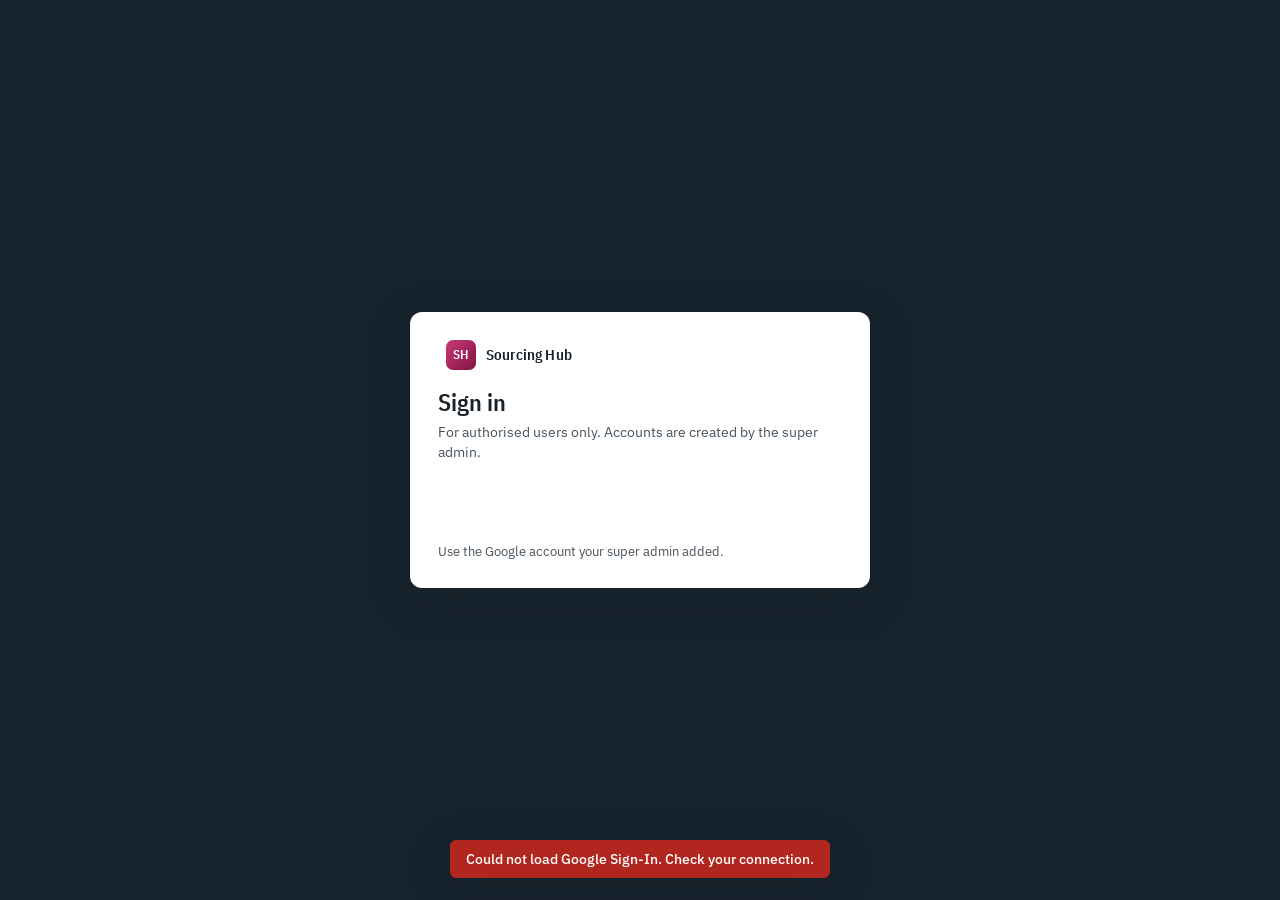
<file: index.html>
<!doctype html>
<html lang="en">
<head>
  <meta charset="utf-8">
  <meta name="viewport" content="width=device-width,initial-scale=1">
  <title>Sourcing Hub</title>
  <meta name="description" content="Client RFQs, supplier quotations, cost comparison, CP & TP submission, clarifications and award results in one place.">
  <link rel="preconnect" href="https://fonts.googleapis.com">
  <link rel="preconnect" href="https://fonts.gstatic.com" crossorigin>
  <link rel="stylesheet" href="https://fonts.googleapis.com/css2?family=IBM+Plex+Mono:wght@500&family=IBM+Plex+Sans+Condensed:wght@500;600&family=IBM+Plex+Sans:wght@400;500;600&display=swap">
  <link rel="stylesheet" href="assets/style.css?v=3">
</head>
<body>
  <div id="app">
    <div class="boot">Loading Sourcing Hub…</div>
  </div>
  <div id="drawer" class="drawer" hidden></div>
  <div id="toast" class="toast" role="status" aria-live="polite" hidden></div>
  <noscript>Sourcing Hub needs JavaScript turned on.</noscript>

  <script src="config.js?v=2"></script>
  <script src="assets/core.js?v=7"></script>
  <script src="assets/templates.js?v=1"></script>
  <script src="assets/archive.js?v=1"></script>
  <script src="assets/api.js?v=7"></script>
  <script src="assets/app.js?v=10"></script>
</body>
</html>
</file>
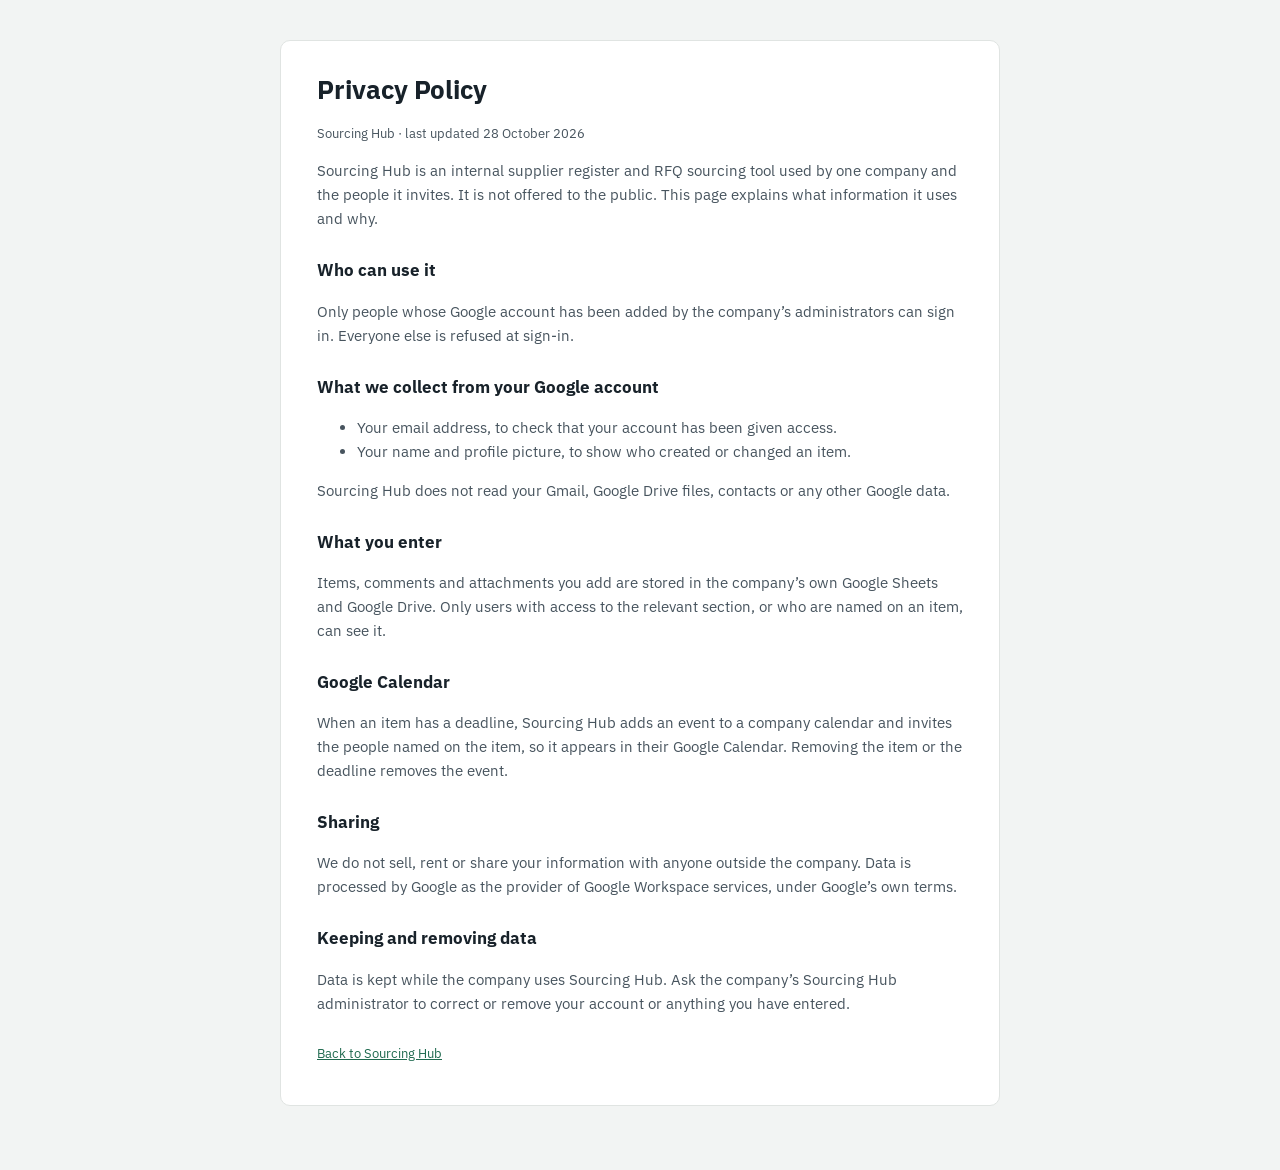
<file: privacy.html>
<!doctype html>
<html lang="en">
<head>
  <meta charset="utf-8">
  <meta name="viewport" content="width=device-width,initial-scale=1">
  <title>Privacy Policy · Sourcing Hub</title>
  <link rel="stylesheet" href="https://fonts.googleapis.com/css2?family=IBM+Plex+Sans:wght@400;600&display=swap">
  <style>
    :root { --bg: #f2f4f3; --surface: #fff; --ink: #18222a; --ink-2: #47545e; --line: #e0e4e2; --accent: #1f6a4f; color-scheme: light; }
    @media (prefers-color-scheme: dark) {
      :root { --bg: #11171c; --surface: #182128; --ink: #e3e9ed; --ink-2: #a8b4bd; --line: #2a3640; --accent: #6cc6a0; color-scheme: dark; }
    }
    body { margin: 0; background: var(--bg); color: var(--ink); font: 15px/1.6 "IBM Plex Sans", "Segoe UI", system-ui, sans-serif; }
    main { max-width: 720px; margin: 0 auto; padding: 40px 16px 64px; }
    article { background: var(--surface); border: 1px solid var(--line); border-radius: 10px; padding: 28px clamp(18px, 4vw, 36px); }
    h1 { font-size: 26px; margin: 0 0 4px; }
    h2 { font-size: 17px; margin: 26px 0 6px; }
    p, li { color: var(--ink-2); }
    a { color: var(--accent); }
    .muted { font-size: 13px; color: var(--ink-2); }
  </style>
</head>
<body>
  <main>
    <article>
      <h1>Privacy Policy</h1>
      <p class="muted">Sourcing Hub · last updated 28 October 2026</p>

      <p>Sourcing Hub is an internal supplier register and RFQ sourcing tool used by one company and the people it invites. It is not offered to the public. This page explains what information it uses and why.</p>

      <h2>Who can use it</h2>
      <p>Only people whose Google account has been added by the company’s administrators can sign in. Everyone else is refused at sign-in.</p>

      <h2>What we collect from your Google account</h2>
      <ul>
        <li>Your email address, to check that your account has been given access.</li>
        <li>Your name and profile picture, to show who created or changed an item.</li>
      </ul>
      <p>Sourcing Hub does not read your Gmail, Google Drive files, contacts or any other Google data.</p>

      <h2>What you enter</h2>
      <p>Items, comments and attachments you add are stored in the company’s own Google Sheets and Google Drive. Only users with access to the relevant section, or who are named on an item, can see it.</p>

      <h2>Google Calendar</h2>
      <p>When an item has a deadline, Sourcing Hub adds an event to a company calendar and invites the people named on the item, so it appears in their Google Calendar. Removing the item or the deadline removes the event.</p>

      <h2>Sharing</h2>
      <p>We do not sell, rent or share your information with anyone outside the company. Data is processed by Google as the provider of Google Workspace services, under Google’s own terms.</p>

      <h2>Keeping and removing data</h2>
      <p>Data is kept while the company uses Sourcing Hub. Ask the company’s Sourcing Hub administrator to correct or remove your account or anything you have entered.</p>

      <p class="muted" style="margin-top:28px"><a href="./">Back to Sourcing Hub</a></p>
    </article>
  </main>
</body>
</html>
</file>
<file: assets/style.css>
/* Layout: dark slate sidebar + pale steel workspace; dense, scannable boards and tables. */
:root {
  --bg: #f2f4f3;
  --surface: #ffffff;
  --surface-2: #f7f8f7;
  --line: #e0e4e2;
  --line-strong: #c6ccc9;
  --ink: #18222a;
  --ink-2: #47545e;
  --ink-3: #75818a;
  --accent: #a3235a;
  --accent-ink: #ffffff;
  --accent-soft: #fbe4ee;
  --ok: #2c7a4b;
  --ok-soft: #e1f1e7;
  --warn: #a96300;
  --warn-soft: #fbeed6;
  --crit: #b1271f;
  --crit-soft: #f9e0dd;
  --side: #17232c;
  --side-2: #22313c;
  --side-ink: #b9c6cf;
  --side-hi: #ffffff;
  /* option colours: strong (text / fills) and soft (chip backgrounds) */
  --gray: #66727b; --gray-soft: #eceeed;
  --blue: #2a6aa0; --blue-soft: #e1ecf6;
  --teal: #1f7f7a; --teal-soft: #ddf1ef;
  --green: #2c7a4b; --green-soft: #e1f1e7;
  --amber: #a96300; --amber-soft: #fbeed6;
  --red: #b1271f; --red-soft: #f9e0dd;
  --purple: #6b4aa3; --purple-soft: #ece6f6;
  --shadow: 0 1px 2px rgba(16, 28, 38, .07), 0 1px 1px rgba(16, 28, 38, .04);
  --shadow-lg: 0 12px 40px rgba(16, 28, 38, .22);
  --font: "IBM Plex Sans", "Segoe UI", system-ui, -apple-system, sans-serif;
  --cond: "IBM Plex Sans Condensed", "IBM Plex Sans", "Arial Narrow", system-ui, sans-serif;
  --mono: "IBM Plex Mono", ui-monospace, Consolas, monospace;
  --r: 8px;
  color-scheme: light;
}
@media (prefers-color-scheme: dark) {
  :root {
    --bg: #11171c;
    --surface: #182128;
    --surface-2: #1d272f;
    --line: #2a3640;
    --line-strong: #3a4853;
    --ink: #e3e9ed;
    --ink-2: #a8b4bd;
    --ink-3: #7b8892;
    --accent: #f08cb4;
    --accent-ink: #2a0515;
    --accent-soft: #3a1626;
    --ok: #6cc28f;
    --ok-soft: #17301f;
    --warn: #e3aa4c;
    --warn-soft: #34280f;
    --crit: #f08b81;
    --crit-soft: #3b1d1a;
    --side: #0c1216;
    --side-2: #17222a;
    --side-ink: #9eadb8;
    --side-hi: #ffffff;
    --gray: #a3adb5; --gray-soft: #262f36;
    --blue: #7fb3e0; --blue-soft: #1a2c3c;
    --teal: #6fcbc4; --teal-soft: #15302e;
    --green: #6cc28f; --green-soft: #17301f;
    --amber: #e3aa4c; --amber-soft: #34280f;
    --red: #f08b81; --red-soft: #3b1d1a;
    --purple: #b9a0e6; --purple-soft: #2a2238;
    --shadow: 0 1px 2px rgba(0, 0, 0, .35);
    --shadow-lg: 0 12px 40px rgba(0, 0, 0, .55);
    color-scheme: dark;
  }
}

* { box-sizing: border-box; }
html, body { margin: 0; }
body {
  background: var(--bg);
  color: var(--ink);
  font: 14px/1.45 var(--font);
  -webkit-font-smoothing: antialiased;
}
[hidden] { display: none !important; }
a { color: var(--accent); }
button, input, select, textarea { font: inherit; color: inherit; }
:focus-visible { outline: 2px solid var(--accent); outline-offset: 2px; }
h1, h2, h3 { text-wrap: balance; margin: 0; }
.boot { padding: 48px 24px; color: var(--ink-3); }
.muted { color: var(--ink-3); }
.grow { flex: 1 1 auto; }

/* ---------- shell ---------- */
.shell { display: grid; grid-template-columns: 236px minmax(0, 1fr); min-height: 100vh; }
.side {
  background: var(--side); color: var(--side-ink); display: flex; flex-direction: column;
  position: sticky; top: 0; height: 100vh; padding: 18px 12px; gap: 16px; overflow-y: auto;
}
.brand { display: flex; align-items: center; gap: 10px; padding: 0 8px; }
.mark {
  width: 30px; height: 30px; border-radius: 7px; flex: none;
  background: linear-gradient(135deg, #c93a76, #a3235a 55%, #7e1743);
  display: grid; place-items: center; color: #fff; font: 600 13px var(--cond); letter-spacing: .04em;
}
.brand b { display: block; color: var(--side-hi); font: 600 15px/1.2 var(--cond); letter-spacing: .01em; }
.brand small { display: block; font-size: 11px; letter-spacing: .08em; text-transform: uppercase; color: var(--side-ink); opacity: .8; }
.nav { display: flex; flex-direction: column; gap: 2px; }
.nav-h { font: 600 10.5px var(--cond); letter-spacing: .12em; text-transform: uppercase; color: var(--side-ink); opacity: .65; padding: 12px 10px 4px; }
.nav a {
  display: flex; align-items: center; gap: 10px; padding: 7px 10px; border-radius: 6px;
  color: var(--side-ink); text-decoration: none; font-weight: 500; min-width: 0;
}
.nav a .lbl { white-space: nowrap; overflow: hidden; text-overflow: ellipsis; }
.nav a:hover { background: var(--side-2); color: var(--side-hi); }
.nav a.on { background: var(--side-2); color: var(--side-hi); box-shadow: inset 2px 0 0 #9a7fd0; }
.nav svg { width: 17px; height: 17px; flex: none; stroke: currentColor; fill: none; stroke-width: 1.7; stroke-linecap: round; stroke-linejoin: round; }
.nav .count { margin-left: auto; font: 500 11px var(--mono); background: #8a2a22; color: #fff; padding: 1px 6px; border-radius: 9px; }
.smark { width: 18px; height: 18px; border-radius: 4px; flex: none; display: inline-grid; place-items: center; color: #fff; font: 600 10.5px var(--cond); vertical-align: -4px; }
.side-foot { margin-top: auto; display: flex; flex-direction: column; gap: 10px; padding: 0 6px; }
.me { display: flex; align-items: center; gap: 9px; min-width: 0; }
.me .who { min-width: 0; }
.me b { display: block; color: var(--side-hi); font-weight: 500; white-space: nowrap; overflow: hidden; text-overflow: ellipsis; }
.me small { display: block; font-size: 11px; white-space: nowrap; overflow: hidden; text-overflow: ellipsis; }
.side-foot .links { display: flex; gap: 12px; font-size: 12.5px; }
.side-foot .links button { background: none; border: 0; padding: 0; color: var(--side-ink); cursor: pointer; text-decoration: underline; text-underline-offset: 3px; }
.side-foot .links button:hover { color: var(--side-hi); }

.main { min-width: 0; padding: 22px 28px 48px; display: flex; flex-direction: column; gap: 16px; }
.banner {
  background: var(--warn-soft); color: var(--ink); border: 1px solid color-mix(in srgb, var(--warn) 35%, transparent);
  border-radius: var(--r); padding: 8px 12px; display: flex; flex-wrap: wrap; gap: 6px 14px; align-items: center; font-size: 13px;
}
.banner b { color: var(--warn); }
.banner button { background: none; border: 0; padding: 0; color: var(--accent); cursor: pointer; text-decoration: underline; font-size: 13px; }

/* ---------- headers, toolbars, buttons ---------- */
.head { display: flex; flex-wrap: wrap; align-items: flex-end; justify-content: space-between; gap: 12px; }
.head h1 { font: 600 24px/1.15 var(--cond); letter-spacing: .005em; }
.head .sub { color: var(--ink-3); margin-top: 3px; max-width: 75ch; }
.crumb { font-size: 12.5px; color: var(--ink-3); margin-bottom: 4px; }
.crumb a { color: var(--ink-3); }
.toolbar { display: flex; flex-wrap: wrap; gap: 8px; align-items: center; }
.toolbar .grow { flex: 1 1 220px; }
.toolbar select, .toolbar input[type=search] {
  height: 34px; border: 1px solid var(--line-strong); background: var(--surface); border-radius: 6px; padding: 0 10px; min-width: 0;
}
.toolbar input[type=search] { width: 100%; }
.btn {
  height: 34px; padding: 0 14px; border-radius: 6px; border: 1px solid var(--line-strong); background: var(--surface);
  font-weight: 500; cursor: pointer; display: inline-flex; align-items: center; gap: 6px; white-space: nowrap; text-decoration: none; color: var(--ink);
}
.btn:hover { border-color: var(--ink-3); }
.btn.primary { background: var(--accent); border-color: var(--accent); color: var(--accent-ink); }
.btn.primary:hover { filter: brightness(1.08); }
.btn.danger { color: var(--crit); border-color: color-mix(in srgb, var(--crit) 45%, transparent); }
.btn.danger.armed { background: var(--crit); color: #fff; }
.btn:disabled { opacity: .55; cursor: default; }
.btn.sm { height: 28px; padding: 0 10px; font-size: 13px; }
.ibtn { width: 26px; height: 26px; border-radius: 5px; border: 1px solid var(--line); background: var(--surface); cursor: pointer; color: var(--ink-2); padding: 0; }
.ibtn:hover:not(:disabled) { border-color: var(--ink-3); color: var(--ink); }
.ibtn:disabled { opacity: .35; cursor: default; }
.linkbtn { background: none; border: 0; padding: 0; color: var(--accent); cursor: pointer; text-decoration: underline; text-underline-offset: 2px; text-align: left; }
.seg { display: inline-flex; border: 1px solid var(--line-strong); border-radius: 6px; overflow: hidden; }
.seg button { height: 32px; padding: 0 12px; border: 0; background: var(--surface); cursor: pointer; font-weight: 500; color: var(--ink-2); }
.seg button + button { border-left: 1px solid var(--line-strong); }
.seg button.on { background: var(--accent-soft); color: var(--accent); }

/* ---------- chips, avatars, colours ---------- */
.chip {
  display: inline-flex; align-items: center; gap: 4px; height: 20px; padding: 0 7px; border-radius: 4px;
  font-size: 11.5px; font-weight: 500; white-space: nowrap; background: var(--surface-2); color: var(--ink-2); border: 1px solid var(--line);
}
.chip.ok { background: var(--ok-soft); color: var(--ok); border-color: transparent; }
.chip.warn { background: var(--warn-soft); color: var(--warn); border-color: transparent; }
.chip.crit { background: var(--crit-soft); color: var(--crit); border-color: transparent; }
.chip.info { background: var(--accent-soft); color: var(--accent); border-color: transparent; }
.c-gray { background: var(--gray-soft); color: var(--gray); border-color: transparent; }
.c-blue { background: var(--blue-soft); color: var(--blue); border-color: transparent; }
.c-teal { background: var(--teal-soft); color: var(--teal); border-color: transparent; }
.c-green { background: var(--green-soft); color: var(--green); border-color: transparent; }
.c-amber { background: var(--amber-soft); color: var(--amber); border-color: transparent; }
.c-red { background: var(--red-soft); color: var(--red); border-color: transparent; }
.c-purple { background: var(--purple-soft); color: var(--purple); border-color: transparent; }
.f-gray { background: var(--gray); } .f-blue { background: var(--blue); } .f-teal { background: var(--teal); }
.f-green { background: var(--green); } .f-amber { background: var(--amber); } .f-red { background: var(--red); } .f-purple { background: var(--purple); }
.dot { width: 9px; height: 9px; border-radius: 50%; flex: none; display: inline-block; }
.av {
  width: 24px; height: 24px; border-radius: 50%; flex: none; display: inline-grid; place-items: center;
  color: #fff; font: 600 10.5px var(--font); letter-spacing: .02em;
}
.av.lg { width: 32px; height: 32px; font-size: 12px; }
.avs { display: inline-flex; }
.avs .av { box-shadow: 0 0 0 2px var(--surface); }
.avs .av + .av { margin-left: -6px; }
.av.more { background: var(--line-strong); color: var(--ink); }
.who { display: inline-flex; align-items: center; gap: 6px; }
.pbar { display: inline-block; width: 54px; height: 6px; border-radius: 3px; background: var(--line); overflow: hidden; vertical-align: middle; }
.pbar i { display: block; height: 100%; background: var(--accent); }

/* ---------- dashboard ---------- */
.scards { display: grid; grid-template-columns: repeat(auto-fill, minmax(290px, 1fr)); gap: 14px; }
.scard {
  background: var(--surface); border: 1px solid var(--line); border-radius: var(--r); padding: 14px 16px;
  display: flex; flex-direction: column; gap: 12px; text-decoration: none; color: var(--ink); min-width: 0;
}
.scard:hover { border-color: var(--line-strong); box-shadow: var(--shadow); }
.sc-h { display: flex; align-items: center; gap: 8px; }
.sc-h b { font: 600 16px var(--cond); flex: 1; min-width: 0; white-space: nowrap; overflow: hidden; text-overflow: ellipsis; }
.sc-n { display: grid; grid-template-columns: repeat(3, minmax(0, 1fr)); gap: 8px; }
.sc-t { display: flex; flex-wrap: wrap; gap: 4px 14px; font-size: 12.5px; color: var(--ink-3); }
.sc-t b { color: var(--ink); font-variant-numeric: tabular-nums; }
.kpi { min-width: 0; }
.kpi .v { font: 600 22px/1.15 var(--cond); font-variant-numeric: tabular-nums; white-space: nowrap; overflow: hidden; text-overflow: ellipsis; }
.kpi .v.warn { color: var(--warn); }
.kpi .v.crit { color: var(--crit); }
.kpi .l { font-weight: 500; font-size: 12.5px; margin-top: 2px; }
.kpi .s { font-size: 12px; color: var(--ink-3); }
.segbar { display: flex; height: 8px; border-radius: 4px; overflow: hidden; gap: 2px; }
.segbar i { display: block; min-width: 3px; }
.seglegend { display: flex; flex-wrap: wrap; gap: 3px 12px; font-size: 11.5px; color: var(--ink-3); }
.seglegend i { display: inline-block; width: 8px; height: 8px; border-radius: 2px; margin-right: 5px; }
.grid2 { display: grid; grid-template-columns: minmax(0, 1fr) minmax(0, 1fr); gap: 14px; align-items: start; }
.panel { background: var(--surface); border: 1px solid var(--line); border-radius: var(--r); padding: 14px 16px; display: flex; flex-direction: column; gap: 10px; min-width: 0; }
.panel h2 { font: 600 12px var(--cond); text-transform: uppercase; letter-spacing: .09em; color: var(--ink-3); }
.panel .ph { display: flex; justify-content: space-between; align-items: baseline; gap: 10px; }
.panel .ph a { font-size: 12.5px; }
.alerts { list-style: none; margin: 0; padding: 0; display: flex; flex-direction: column; }
.alerts li { display: grid; grid-template-columns: 4px minmax(0, 1fr) auto; gap: 10px; align-items: center; padding: 8px 0; border-top: 1px solid var(--line); cursor: pointer; }
.alerts li:first-child { border-top: 0; }
.alerts li:hover .at { color: var(--accent); }
.alerts .sev { align-self: stretch; border-radius: 2px; background: var(--warn); }
.alerts .sev.crit { background: var(--crit); }
.alerts .sev.none, .alerts .sev:not(.crit):not(.warn) { background: var(--line); }
.alerts .at { font-weight: 500; white-space: nowrap; overflow: hidden; text-overflow: ellipsis; }
.alerts .am { font-size: 12px; color: var(--ink-3); }
.empty { color: var(--ink-3); padding: 14px 0; }
.empty-state { text-align: center; padding: 36px 16px; color: var(--ink-3); background: var(--surface); border: 1px dashed var(--line-strong); border-radius: var(--r); }
.empty-state b { display: block; color: var(--ink); font-size: 15px; margin-bottom: 4px; }

/* ---------- tables ---------- */
.tablewrap { overflow-x: auto; background: var(--surface); border: 1px solid var(--line); border-radius: var(--r); }
table.t { width: 100%; border-collapse: collapse; font-size: 13px; }
.t th {
  text-align: left; font: 600 11.5px var(--cond); letter-spacing: .07em; text-transform: uppercase; color: var(--ink-3);
  padding: 9px 12px; border-bottom: 1px solid var(--line); white-space: nowrap; background: var(--surface-2);
}
.t td { padding: 8px 12px; border-bottom: 1px solid var(--line); vertical-align: middle; }
.t tr:last-child td { border-bottom: 0; }
.t tbody tr[data-act] { cursor: pointer; }
.t tbody tr[data-act]:hover td { background: var(--surface-2); }
.t .r { text-align: right; font-variant-numeric: tabular-nums; white-space: nowrap; }
.t .nw { white-space: nowrap; }
.t .title { font-weight: 500; min-width: 220px; }
.t tfoot td { font-weight: 600; background: var(--surface-2); border-top: 1px solid var(--line-strong); }
.matrix td, .matrix th { padding: 7px 10px; }
.matrix .sticky { position: sticky; left: 0; background: var(--surface); z-index: 1; box-shadow: 1px 0 0 var(--line); }
.matrix th.sticky { background: var(--surface-2); }
.linkrow { display: flex; gap: 8px; align-items: center; background: none; border: 0; padding: 0; cursor: pointer; text-align: left; }
.linkrow span { display: flex; flex-direction: column; }
.linkrow b { font-weight: 500; }
.linkrow small { color: var(--ink-3); font-size: 11.5px; }
.linkrow:hover b { color: var(--accent); text-decoration: underline; }
.lvl { height: 30px; border: 1px solid var(--line-strong); border-radius: 6px; background: var(--surface); padding: 0 6px; min-width: 118px; }
.lvl-viewer { background: var(--gray-soft); }
.lvl-contributor { background: var(--teal-soft); }
.lvl-editor { background: var(--blue-soft); }
.lvl-manager { background: var(--purple-soft); }
.legend-box { display: flex; flex-wrap: wrap; gap: 6px 18px; font-size: 12.5px; color: var(--ink-3); background: var(--surface); border: 1px solid var(--line); border-radius: var(--r); padding: 10px 14px; }
.legend-box b { color: var(--ink); font-weight: 600; }

/* ---------- boards ---------- */
.board { display: flex; gap: 10px; overflow-x: auto; padding-bottom: 10px; align-items: flex-start; }
.col { flex: 0 0 272px; background: var(--surface-2); border: 1px solid var(--line); border-radius: var(--r); display: flex; flex-direction: column; max-height: calc(100vh - 220px); }
.col.drop-on { border-color: var(--accent); box-shadow: 0 0 0 2px var(--accent-soft); }
.col-h { padding: 10px 12px 8px; display: flex; align-items: center; gap: 7px; border-bottom: 1px solid var(--line); }
.col-h b { font: 600 13px var(--cond); letter-spacing: .02em; }
.col-h .n { font: 500 12px var(--mono); color: var(--ink-3); }
.col-h .sum { margin-left: auto; font-size: 11.5px; color: var(--ink-3); font-variant-numeric: tabular-nums; }
.col-b { padding: 8px; display: flex; flex-direction: column; gap: 8px; overflow-y: auto; min-height: 60px; }
.col-b .none { color: var(--ink-3); font-size: 12px; text-align: center; padding: 10px 0; }
.card {
  background: var(--surface); border: 1px solid var(--line); border-radius: 6px; padding: 9px 10px; box-shadow: var(--shadow);
  display: flex; flex-direction: column; gap: 5px; cursor: pointer;
}
.card:hover { border-color: var(--line-strong); }
.card.dragging { opacity: .45; }
.card[draggable=true] { cursor: grab; }
.card .no { font: 500 11.5px var(--mono); color: var(--ink-3); white-space: nowrap; overflow: hidden; text-overflow: ellipsis; }
.card .tt { font-weight: 500; line-height: 1.35; overflow-wrap: anywhere; }
.card .cl { font-size: 12px; color: var(--ink-3); overflow-wrap: anywhere; }
.card .ft { display: flex; flex-wrap: wrap; gap: 4px; align-items: center; margin-top: 2px; }
.card .ft .sp { flex: 1; }
.card .meta { font-size: 11.5px; color: var(--ink-3); display: inline-flex; align-items: center; gap: 3px; }
.statline { display: flex; flex-wrap: wrap; gap: 6px 18px; font-size: 12.5px; color: var(--ink-3); }
.statline b { color: var(--ink); font-variant-numeric: tabular-nums; }

/* ---------- my work ---------- */
.group h2 { font: 600 13px var(--cond); text-transform: uppercase; letter-spacing: .08em; color: var(--ink-3); margin: 6px 0; }
.group h2.crit { color: var(--crit); }
.list { background: var(--surface); border: 1px solid var(--line); border-radius: var(--r); }
.li { display: grid; grid-template-columns: 22px minmax(0, 1fr) auto; gap: 10px; align-items: center; padding: 9px 12px; border-top: 1px solid var(--line); cursor: pointer; }
.li:first-child { border-top: 0; }
.li:hover b { color: var(--accent); }
.li .tx { min-width: 0; }
.li .tx b { font-weight: 500; display: block; overflow-wrap: anywhere; }
.li .tx small { color: var(--ink-3); font-size: 12px; }
.li .rt { display: flex; gap: 5px; align-items: center; flex-wrap: wrap; justify-content: flex-end; }

/* ---------- customize columns ---------- */
.tfs { display: flex; flex-direction: column; gap: 10px; }
.tf { background: var(--surface); border: 1px solid var(--line); border-radius: var(--r); padding: 12px 14px; display: flex; flex-direction: column; gap: 10px; }
.tf.stage { border-color: color-mix(in srgb, var(--accent) 45%, var(--line)); }
.tf-row { display: flex; flex-wrap: wrap; gap: 10px; align-items: flex-end; }
.tf-row .fld.grow { flex: 1 1 220px; }
.tf-row .fld select { min-width: 190px; }
.tf-n { font: 500 12px var(--mono); color: var(--ink-3); width: 20px; padding-bottom: 9px; }
.tf-act { display: flex; gap: 6px; align-items: center; padding-bottom: 2px; }
.tf-flags { display: flex; flex-wrap: wrap; gap: 6px 18px; padding-left: 30px; }
.mini { display: inline-flex; align-items: center; gap: 6px; font-size: 12.5px; color: var(--ink-2); white-space: nowrap; }
.mini input[type=number] { width: 54px; height: 28px; border: 1px solid var(--line-strong); border-radius: 5px; padding: 0 6px; background: var(--surface); }
.opts { margin-left: 30px; display: flex; flex-direction: column; gap: 6px; border-left: 2px solid var(--line); padding-left: 12px; }
.opts-h { display: flex; flex-wrap: wrap; gap: 4px 12px; font-size: 12px; font-weight: 500; color: var(--ink-2); }
.opts-h .muted { font-weight: 400; }
.opt { display: flex; flex-wrap: wrap; gap: 6px; align-items: center; }
.opt input[type=text] { flex: 1 1 160px; min-width: 0; height: 30px; border: 1px solid var(--line-strong); border-radius: 5px; padding: 0 8px; background: var(--surface); }
.opt select { height: 30px; border: 1px solid var(--line-strong); border-radius: 5px; background: var(--surface); padding: 0 4px; }
.opts > .btn { align-self: flex-start; }

/* ---------- drawer & forms ---------- */
.drawer { position: fixed; inset: 0; z-index: 50; display: flex; justify-content: flex-end; }
.drawer .scrim { position: absolute; inset: 0; background: rgba(10, 18, 24, .38); }
.drawer .pane {
  position: relative; width: min(620px, 100vw); height: 100%; background: var(--surface); box-shadow: var(--shadow-lg);
  display: flex; flex-direction: column; animation: slide .16s ease-out;
}
@keyframes slide { from { transform: translateX(24px); } }
@media (prefers-reduced-motion: reduce) { .drawer .pane { animation: none; } }
.pane-h { display: flex; align-items: flex-start; gap: 10px; padding: 16px 20px 12px; border-bottom: 1px solid var(--line); }
.pane-h .k { font: 600 11.5px var(--cond); text-transform: uppercase; letter-spacing: .09em; color: var(--ink-3); }
.pane-h h2 { font: 600 19px/1.25 var(--cond); overflow-wrap: anywhere; }
.pane-h .x { margin-left: auto; background: none; border: 0; font-size: 22px; line-height: 1; cursor: pointer; color: var(--ink-3); padding: 2px 6px; }
.pane-b { overflow-y: auto; padding: 16px 20px 28px; display: flex; flex-direction: column; gap: 20px; }
.form { display: grid; grid-template-columns: 1fr 1fr; gap: 12px 14px; }
.fld { display: flex; flex-direction: column; gap: 4px; min-width: 0; }
.fld.wide, .form .wide { grid-column: 1 / -1; }
.fld > span { font-size: 12px; font-weight: 500; color: var(--ink-2); }
.fld input:not([type=checkbox]):not([type=radio]), .fld select, .fld textarea {
  border: 1px solid var(--line-strong); background: var(--surface); border-radius: 6px; padding: 7px 9px; width: 100%; min-width: 0;
}
.fld textarea { min-height: 80px; resize: vertical; }
.fld input:disabled, .fld select:disabled, .fld textarea:disabled { background: var(--surface-2); color: var(--ink-2); }
.fld.chk { flex-direction: row; align-items: center; gap: 8px; padding-top: 18px; }
.fld.chk input { width: 16px; height: 16px; }
.form-actions { grid-column: 1 / -1; display: flex; gap: 8px; align-items: center; flex-wrap: wrap; }
.form-actions .sp { flex: 1; }
.pick { border: 1px solid var(--line-strong); border-radius: 6px; background: var(--surface); }
.pick > summary { list-style: none; cursor: pointer; padding: 6px 9px; min-height: 36px; display: flex; flex-wrap: wrap; gap: 5px; align-items: center; }
.pick > summary::-webkit-details-marker { display: none; }
.pick[data-ro] > summary { cursor: default; background: var(--surface-2); }
.pchip { display: inline-flex; align-items: center; gap: 5px; background: var(--surface-2); border: 1px solid var(--line); border-radius: 14px; padding: 1px 8px 1px 1px; font-size: 12.5px; }
.pchip .av { width: 20px; height: 20px; font-size: 9px; }
.pick-b { border-top: 1px solid var(--line); padding: 8px; display: flex; flex-direction: column; gap: 2px; max-height: 240px; overflow-y: auto; }
.pick-b input[type=search] { border: 1px solid var(--line-strong); border-radius: 5px; padding: 5px 8px; margin-bottom: 4px; background: var(--surface); }
.prow { display: flex; align-items: center; gap: 8px; padding: 4px 6px; border-radius: 5px; cursor: pointer; font-size: 13px; }
.prow:hover { background: var(--surface-2); }
.prow small { color: var(--ink-3); margin-left: auto; font-size: 11.5px; }
.acc-list, .tpl-list { display: flex; flex-direction: column; gap: 6px; }
.acc { display: flex; align-items: center; gap: 8px; padding: 6px 8px; border: 1px solid var(--line); border-radius: 6px; }
.acc > span:not(.smark) { flex: 1; font-size: 13px; }
.acc select { width: auto !important; min-width: 140px; }
.tpl { display: flex; gap: 10px; align-items: flex-start; padding: 10px 12px; border: 1px solid var(--line); border-radius: 6px; cursor: pointer; }
.tpl:has(input:checked) { border-color: var(--accent); background: var(--accent-soft); }
.tpl input { margin-top: 3px; }
.tpl b { display: block; font-weight: 600; }
.tpl small { color: var(--ink-3); font-size: 12.5px; }
.sec h3 { font: 600 12px var(--cond); text-transform: uppercase; letter-spacing: .09em; color: var(--ink-3); margin-bottom: 8px; display: flex; justify-content: space-between; align-items: center; gap: 8px; }
.rel { list-style: none; margin: 0; padding: 0; border: 1px solid var(--line); border-radius: 6px; }
.rel li { display: flex; gap: 6px; align-items: center; padding: 7px 10px; border-top: 1px solid var(--line); cursor: pointer; font-size: 13px; }
.rel li:first-child { border-top: 0; }
.rel li span:first-child { flex: 1; min-width: 0; }
.rel li:hover span:first-child { color: var(--accent); }
.files { list-style: none; margin: 0; padding: 0; display: flex; flex-direction: column; gap: 6px; }
.files li { display: flex; flex-wrap: wrap; gap: 8px; align-items: center; font-size: 13px; }
.files small { color: var(--ink-3); white-space: nowrap; }
.thread { display: flex; flex-direction: column; gap: 12px; }
.msg { display: grid; grid-template-columns: 24px minmax(0, 1fr); gap: 9px; }
.msg .bd { min-width: 0; }
.msg .hd { font-size: 12px; color: var(--ink-3); }
.msg .hd b { color: var(--ink); font-weight: 500; }
.msg .tx { white-space: pre-wrap; overflow-wrap: anywhere; }
.msg.log { color: var(--ink-3); font-size: 12.5px; }
.msg.log .dot { width: 24px; height: auto; display: grid; place-items: center; background: none; }
.msg.log .dot::before { content: ""; width: 6px; height: 6px; border-radius: 50%; background: var(--line-strong); }
.composer { display: flex; flex-direction: column; gap: 8px; }
.composer textarea { border: 1px solid var(--line-strong); background: var(--surface); border-radius: 6px; padding: 8px 10px; min-height: 64px; resize: vertical; width: 100%; }
.composer .btn { align-self: flex-end; }

/* ---------- sign-in ---------- */
.signin { min-height: 100vh; display: grid; place-items: center; padding: 24px 16px; background: var(--side); }
.signin .box { background: var(--surface); border-radius: 12px; padding: 28px; width: min(460px, 100%); display: flex; flex-direction: column; gap: 16px; box-shadow: var(--shadow-lg); }
.signin h1 { font: 600 24px var(--cond); }
.signin p { margin: 4px 0 0; color: var(--ink-2); }
.signin .err { background: var(--crit-soft); color: var(--crit); padding: 9px 12px; border-radius: 6px; font-size: 13px; }
.demo-note { background: var(--warn-soft); border-radius: 6px; padding: 9px 12px; font-size: 13px; }
.acct-list { display: flex; flex-direction: column; gap: 6px; }
.acct { display: flex; gap: 10px; align-items: center; text-align: left; padding: 9px 10px; border: 1px solid var(--line); border-radius: 8px; background: var(--surface); cursor: pointer; }
.acct:hover { border-color: var(--accent); background: var(--accent-soft); }
.acct span { display: flex; flex-direction: column; min-width: 0; }
.acct b { font-weight: 600; }
.acct small { color: var(--ink-3); font-size: 12px; }
#gbtn { min-height: 44px; }

/* ---------- toast ---------- */
.toast {
  position: fixed; left: 50%; bottom: 22px; transform: translateX(-50%); z-index: 60; background: var(--ink); color: var(--bg);
  padding: 9px 16px; border-radius: 6px; font-weight: 500; box-shadow: var(--shadow-lg); max-width: calc(100vw - 32px);
}
.toast.err { background: var(--crit); color: #fff; }

/* ---------- responsive ---------- */
@media (max-width: 980px) {
  .grid2 { grid-template-columns: 1fr; }
}
@media (max-width: 860px) {
  .shell { grid-template-columns: 1fr; }
  .side { position: sticky; top: 0; z-index: 20; height: auto; flex-direction: row; align-items: center; padding: 10px 16px; gap: 12px; overflow-x: auto; overflow-y: hidden; }
  .brand > div, .side-foot .links, .me .who, .nav-h { display: none; }
  .brand { padding: 0; }
  .nav { flex-direction: row; }
  .nav a { padding: 7px 9px; white-space: nowrap; }
  .nav a span.lbl { display: none; }
  .nav a.on span.lbl { display: inline; }
  .side-foot { margin: 0 0 0 auto; padding: 0; }
  .main { padding: 16px 16px 40px; }
  .col { max-height: none; }
  .tf-flags, .opts { padding-left: 0; margin-left: 0; }
}
@media (max-width: 520px) {
  .form { grid-template-columns: 1fr; }
  .head h1 { font-size: 21px; }
  .tf-row .fld select { min-width: 0; }
  .tf-n { display: none; }
}

/* ---------- filter & sort ---------- */
.btn.on { border-color: var(--accent); color: var(--accent); background: var(--accent-soft); }
.sortbox { display: inline-flex; align-items: center; gap: 6px; font-size: 12.5px; color: var(--ink-3); }
.sortbox .ibtn { width: 34px; height: 34px; }
.fpanel { background: var(--surface); border: 1px solid var(--line); border-radius: var(--r); padding: 10px 12px; display: flex; flex-direction: column; gap: 8px; }
.frule { display: flex; flex-wrap: wrap; gap: 6px; align-items: center; }
.frule .fw { width: 46px; font-size: 12.5px; color: var(--ink-3); font-weight: 500; }
.frule select, .frule input { height: 32px; border: 1px solid var(--line-strong); border-radius: 6px; background: var(--surface); padding: 0 8px; min-width: 0; }
.frule input[type=text] { flex: 1 1 180px; max-width: 320px; }
.frow { display: flex; flex-wrap: wrap; gap: 12px; align-items: center; font-size: 12.5px; }
.thsort { background: none; border: 0; padding: 0; font: inherit; color: inherit; letter-spacing: inherit; text-transform: inherit; cursor: pointer; white-space: nowrap; }
.thsort:hover, .thsort.on { color: var(--accent); }
.banner.info { background: var(--accent-soft); border-color: color-mix(in srgb, var(--accent) 30%, transparent); }

/* ---------- calendar ---------- */
.ctitle { font: 600 16px var(--cond); }
.clegend { display: flex; flex-wrap: wrap; gap: 4px 14px; font-size: 12px; color: var(--ink-3); }
.clegend i { display: inline-block; width: 10px; height: 10px; border-radius: 3px; margin-right: 5px; vertical-align: -1px; background: hsl(var(--h) 45% 45%); }
.clegend i.lg-late { background: var(--crit); }
.clegend i.lg-done { background: var(--line-strong); }
.cgrid { background: var(--surface); border: 1px solid var(--line); border-radius: var(--r); overflow: hidden; }
.cdow, .cdays { display: grid; grid-template-columns: repeat(7, minmax(0, 1fr)); }
.cdow span { padding: 7px 8px; font: 600 11.5px var(--cond); letter-spacing: .08em; text-transform: uppercase; color: var(--ink-3); background: var(--surface-2); border-bottom: 1px solid var(--line); }
.cday { min-height: 112px; border-right: 1px solid var(--line); border-bottom: 1px solid var(--line); padding: 4px; display: flex; flex-direction: column; gap: 3px; min-width: 0; }
.cday:nth-child(7n) { border-right: 0; }
.cday.out { background: var(--surface-2); }
.cday.out .cnum { color: var(--ink-3); }
.cnum { align-self: flex-start; background: none; border: 0; padding: 2px 6px; border-radius: 10px; font: 500 12px var(--font); cursor: pointer; color: var(--ink-2); font-variant-numeric: tabular-nums; }
.cnum:hover { background: var(--surface-2); }
.cday.today .cnum { background: var(--accent); color: var(--accent-ink); }
.ev {
  display: flex; flex-wrap: wrap; align-items: baseline; gap: 0 5px; width: 100%; text-align: left; cursor: pointer;
  border: 0; border-left: 3px solid hsl(var(--h) 45% 45%); background: hsl(var(--h) 45% 45% / .12);
  border-radius: 4px; padding: 2px 6px; font-size: 12px; line-height: 1.35; color: var(--ink); min-width: 0;
}
.ev:hover { background: hsl(var(--h) 45% 45% / .22); }
.ev .evt { font: 500 11px var(--mono); color: var(--ink-2); }
.ev .evn { flex: 1 1 0; min-width: 0; white-space: nowrap; overflow: hidden; text-overflow: ellipsis; }
.ev .evs { flex-basis: 100%; font-size: 11.5px; color: var(--ink-3); white-space: nowrap; overflow: hidden; text-overflow: ellipsis; }
.ev.late { border-left-color: var(--crit); background: var(--crit-soft); }
.ev.done { opacity: .55; }
.ev.done .evn { text-decoration: line-through; }
.more { background: none; border: 0; padding: 0 6px; text-align: left; font-size: 11.5px; color: var(--accent); cursor: pointer; }
.cweek { display: grid; grid-template-columns: repeat(7, minmax(0, 1fr)); gap: 8px; }
.wday { background: var(--surface); border: 1px solid var(--line); border-radius: var(--r); padding: 8px; display: flex; flex-direction: column; gap: 5px; min-height: 220px; min-width: 0; }
.wday.today { border-color: var(--accent); }
.wday .wh { font-size: 12.5px; color: var(--ink-3); padding-bottom: 4px; border-bottom: 1px solid var(--line); }
.wday .wh b { color: var(--ink); }
.wday .ev .evn { white-space: normal; }
.wday .none { color: var(--ink-3); font-size: 12px; }
.agenda { display: flex; flex-direction: column; gap: 12px; }
.aday { background: var(--surface); border: 1px solid var(--line); border-radius: var(--r); padding: 10px 12px; display: flex; flex-direction: column; gap: 5px; }
.aday .ah { font: 600 13px var(--cond); color: var(--ink-2); }
.aday .ah.now { color: var(--accent); }
.aday .ah.crit { color: var(--crit); }
.aday .ev { padding: 5px 8px; font-size: 13px; }
.aday .ev .evn { white-space: normal; }
@media (max-width: 980px) {
  .cweek { grid-template-columns: 1fr; }
  .wday { min-height: 0; }
}
@media (max-width: 640px) {
  .cday { min-height: 64px; padding: 2px; }
  .cday .ev .evt { display: none; }
  .cday .ev { padding: 1px 3px; font-size: 10.5px; }
  .cdow span { padding: 6px 2px; text-align: center; letter-spacing: 0; }
}

/* ---------- export menu ---------- */
.menu { position: relative; }
.menu > summary { list-style: none; }
.menu > summary::-webkit-details-marker { display: none; }
.menu > summary::after { content: "▾"; font-size: 11px; margin-left: 2px; }
.menu-b {
  position: absolute; right: 0; top: calc(100% + 6px); z-index: 30; width: 270px; background: var(--surface);
  border: 1px solid var(--line-strong); border-radius: var(--r); box-shadow: var(--shadow-lg); padding: 6px; display: flex; flex-direction: column; gap: 2px;
}
.menu-b button { display: flex; flex-direction: column; align-items: flex-start; gap: 1px; text-align: left; background: none; border: 0; border-radius: 6px; padding: 8px 10px; cursor: pointer; }
.menu-b button:hover:not(:disabled) { background: var(--accent-soft); }
.menu-b button:disabled { opacity: .6; cursor: wait; }
.menu-b b { font-weight: 600; }
.menu-b small, .menu-b p { font-size: 12px; color: var(--ink-3); }
.menu-b p { margin: 4px 10px 4px; border-top: 1px solid var(--line); padding-top: 8px; }
@media (max-width: 520px) { .menu-b { right: auto; left: 0; } }

/* ---------- global search ---------- */
.gs-btn {
  display: flex; align-items: center; gap: 9px; margin: 0 2px; padding: 7px 10px; border-radius: 6px; border: 1px solid var(--side-2);
  background: rgba(255, 255, 255, .04); color: var(--side-ink); cursor: pointer; font-weight: 500; text-align: left;
}
.gs-btn:hover { color: var(--side-hi); border-color: #3a4c58; }
.gs-btn svg, .gs-in svg { width: 16px; height: 16px; flex: none; stroke: currentColor; fill: none; stroke-width: 2; stroke-linecap: round; }
.gs-btn .lbl { flex: 1; }
.gs-btn kbd { font: 500 10.5px var(--mono); border: 1px solid #3a4c58; border-radius: 4px; padding: 1px 5px; opacity: .8; }
.gsearch { position: fixed; inset: 0; z-index: 70; display: flex; justify-content: center; align-items: flex-start; padding: 8vh 16px 16px; }
.gsearch .scrim { position: absolute; inset: 0; background: rgba(10, 18, 24, .45); }
.gs-box { position: relative; width: min(680px, 100%); max-height: 78vh; background: var(--surface); border-radius: 12px; box-shadow: var(--shadow-lg); display: flex; flex-direction: column; overflow: hidden; }
.gs-in { display: flex; align-items: center; gap: 10px; padding: 12px 14px; border-bottom: 1px solid var(--line); color: var(--ink-3); }
.gs-in input { flex: 1; min-width: 0; border: 0; outline: 0; background: none; font-size: 16px; color: var(--ink); }
.gs-in .x { background: none; border: 0; font-size: 22px; cursor: pointer; color: var(--ink-3); }
.gs-res { overflow-y: auto; padding: 6px; }
.gs-h { font: 600 11px var(--cond); letter-spacing: .1em; text-transform: uppercase; color: var(--ink-3); padding: 10px 10px 4px; }
.gs-row { display: flex; align-items: center; gap: 10px; width: 100%; text-align: left; background: none; border: 0; border-radius: 7px; padding: 8px 10px; cursor: pointer; color: var(--ink); }
.gs-row.on, .gs-row:hover { background: var(--accent-soft); }
.gs-t { flex: 1; min-width: 0; display: flex; flex-direction: column; }
.gs-t b { font-weight: 500; overflow: hidden; text-overflow: ellipsis; white-space: nowrap; }
.gs-t small { color: var(--ink-3); font-size: 12px; overflow: hidden; text-overflow: ellipsis; white-space: nowrap; }
.gs-row mark { background: color-mix(in srgb, var(--amber) 30%, transparent); color: inherit; border-radius: 2px; padding: 0 1px; }
.gs-empty { color: var(--ink-3); padding: 18px 12px; font-size: 13px; }
.gs-foot { border-top: 1px solid var(--line); padding: 8px 14px; font-size: 11.5px; color: var(--ink-3); }
@media (max-width: 860px) { .gs-btn { margin: 0; } .gs-btn .lbl, .gs-btn kbd { display: none; } }

/* ---------- item: share link & full screen ---------- */
.pane-tools { margin-left: auto; display: flex; align-items: center; gap: 6px; flex-wrap: wrap; justify-content: flex-end; }
.pane-tools .x { margin-left: 2px; }
.sharebox { display: flex; flex-wrap: wrap; gap: 6px 10px; align-items: center; padding: 8px 20px; background: var(--accent-soft); font-size: 12.5px; color: var(--ink-2); }
.sharebox input { flex: 1 1 280px; min-width: 0; border: 1px solid var(--line-strong); border-radius: 5px; padding: 5px 8px; background: var(--surface); font: 12.5px var(--mono); }
.pb-main, .pb-side { display: flex; flex-direction: column; gap: 20px; min-width: 0; }
.drawer.full .pane { width: 100vw; animation: none; }
.drawer.full .pane-h, .drawer.full .sharebox { padding-left: max(20px, calc((100vw - 1280px) / 2)); padding-right: max(20px, calc((100vw - 1280px) / 2)); }
.drawer.full .pane-b { display: grid; grid-template-columns: minmax(0, 1.25fr) minmax(0, 1fr); gap: 28px; align-items: start; padding-left: max(20px, calc((100vw - 1280px) / 2)); padding-right: max(20px, calc((100vw - 1280px) / 2)); }
.drawer.full .pb-side { position: sticky; top: 0; }
@media (max-width: 900px) { .drawer.full .pane-b { display: flex; } }

/* ---------- team performance ---------- */
.perf-kpis { grid-template-columns: repeat(auto-fill, minmax(180px, 1fr)); }
.perf-kpis .panel { padding: 12px 14px; }
.t.perf td { padding: 7px 10px; }
.t.perf .segbar { height: 10px; }
.side-foot .links a { color: var(--side-ink); text-decoration: underline; text-underline-offset: 3px; }
.side-foot .links a:hover { color: var(--side-hi); }

/* ---------- archive / restore ---------- */
.arc-sum { display: flex; flex-wrap: wrap; gap: 6px 16px; padding: 10px 12px; border: 1px solid var(--line); border-radius: 6px; background: var(--surface-2); font-size: 13px; }
.arc-sum b { font-variant-numeric: tabular-nums; }
.banner.danger { background: var(--crit-soft); border-color: color-mix(in srgb, var(--crit) 35%, transparent); }
.banner.danger b { color: var(--crit); }

/* RFQ sourcing */
.src-pick { display: flex; flex-wrap: wrap; gap: 12px; margin: 14px 0; }
.src-pre { white-space: pre-wrap; overflow-wrap: anywhere; margin: 0; padding: 12px; background: var(--surface); border: 1px solid var(--line); border-radius: var(--r); font: 13px/1.5 var(--font); }
.src-files { margin: 0; padding-left: 18px; }
.src-fields { display: grid; grid-template-columns: repeat(auto-fit, minmax(240px, 1fr)); gap: 12px; }
.src-sup { min-width: 980px; }
.src-sup input, .src-sup select { width: 100%; min-width: 90px; height: 32px; padding: 0 8px; border: 1px solid var(--line-strong); border-radius: 4px; background: var(--surface); color: var(--ink); font: inherit; }
.src-sup input:disabled, .src-sup select:disabled { background: var(--surface-2); color: var(--ink-2); }
.src-sup td a { font-size: 12px; }
.src-actions { margin-top: 10px; }
.src-warn { color: var(--warn); }
.src-skip { padding-top: 6px; }
.src-settings { display: grid; gap: 12px; max-width: 620px; margin: 14px 0; }
.src-sub { margin-top: 14px !important; }
.src-cmp td { vertical-align: top; }
.src-quote { margin: 8px 0; padding: 10px; background: var(--surface); border: 1px solid var(--line); border-radius: var(--r); }
.src-quote summary { cursor: pointer; font-weight: 500; margin-bottom: 8px; }
.src-note { margin: 10px 0; }
</file>
